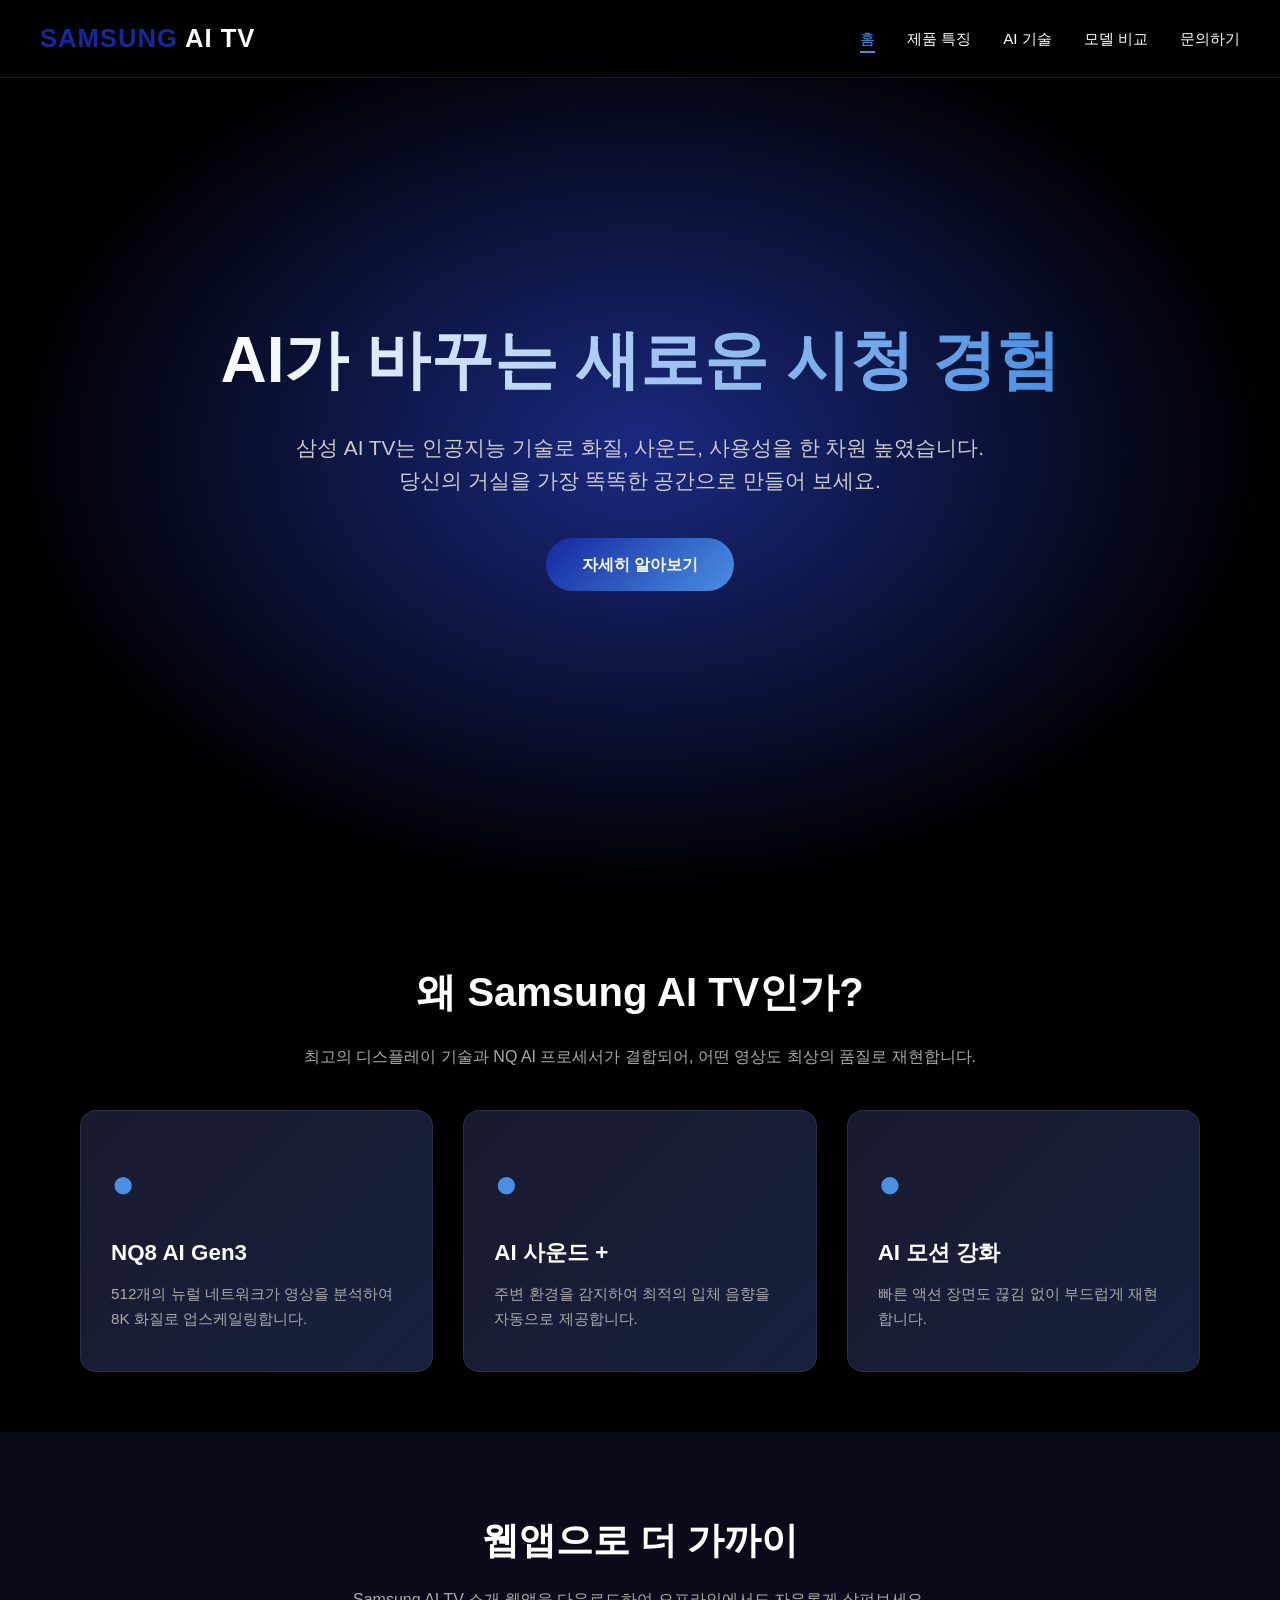
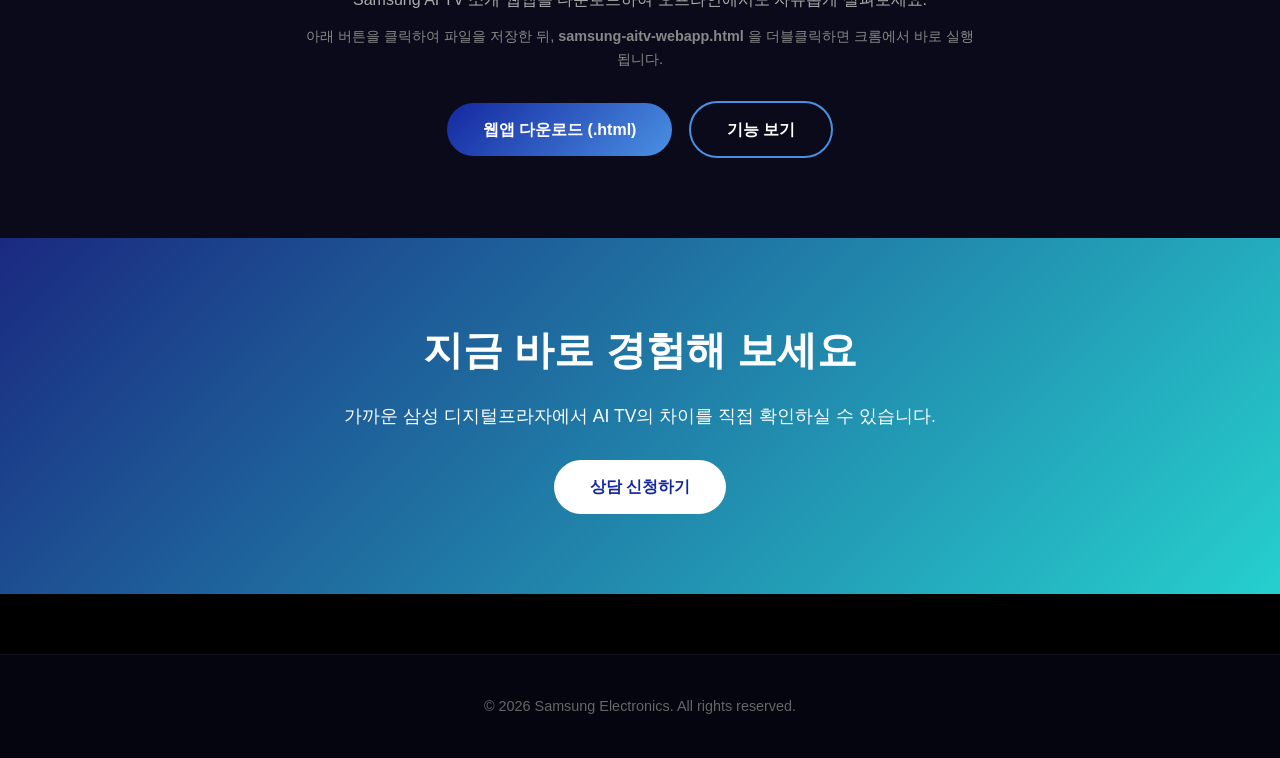
<file: Test1/index.html>
<!DOCTYPE html>
<html lang="ko">
<head>
  <meta charset="UTF-8">
  <meta name="viewport" content="width=device-width, initial-scale=1.0">
  <title>Samsung AI TV - 홈</title>
  <link rel="stylesheet" href="style.css">
</head>
<body>
  <nav class="navbar">
    <div class="logo">SAMSUNG<span> AI TV</span></div>
    <ul class="nav-links">
      <li><a href="index.html" class="active">홈</a></li>
      <li><a href="features.html">제품 특징</a></li>
      <li><a href="ai-tech.html">AI 기술</a></li>
      <li><a href="models.html">모델 비교</a></li>
      <li><a href="contact.html">문의하기</a></li>
    </ul>
  </nav>

  <section class="hero">
    <div class="hero-content">
      <h1>AI가 바꾸는 새로운 시청 경험</h1>
      <p>삼성 AI TV는 인공지능 기술로 화질, 사운드, 사용성을 한 차원 높였습니다.<br>당신의 거실을 가장 똑똑한 공간으로 만들어 보세요.</p>
      <a href="features.html" class="btn">자세히 알아보기</a>
    </div>
  </section>

  <section class="container">
    <h2 style="text-align:center; font-size:2.5rem; margin-bottom:20px;">왜 Samsung AI TV인가?</h2>
    <p style="text-align:center; color:#aaa; max-width:700px; margin:0 auto;">최고의 디스플레이 기술과 NQ AI 프로세서가 결합되어, 어떤 영상도 최상의 품질로 재현합니다.</p>
    <div class="features-grid">
      <div class="feature-card">
        <div class="feature-icon">●</div>
        <h3>NQ8 AI Gen3</h3>
        <p>512개의 뉴럴 네트워크가 영상을 분석하여 8K 화질로 업스케일링합니다.</p>
      </div>
      <div class="feature-card">
        <div class="feature-icon">●</div>
        <h3>AI 사운드 +</h3>
        <p>주변 환경을 감지하여 최적의 입체 음향을 자동으로 제공합니다.</p>
      </div>
      <div class="feature-card">
        <div class="feature-icon">●</div>
        <h3>AI 모션 강화</h3>
        <p>빠른 액션 장면도 끊김 없이 부드럽게 재현합니다.</p>
      </div>
    </div>
  </section>

  <section style="padding:80px 40px; text-align:center; background:#0a0a1a;">
    <h2 style="font-size:2.3rem; margin-bottom:16px;">웹앱으로 더 가까이</h2>
    <p style="color:#aaa; max-width:600px; margin:0 auto 12px;">Samsung AI TV 소개 웹앱을 다운로드하여 오프라인에서도 자유롭게 살펴보세요.</p>
    <p style="color:#888; max-width:680px; margin:0 auto 30px; font-size:0.9rem;">아래 버튼을 클릭하여 파일을 저장한 뒤, <b>samsung-aitv-webapp.html</b> 을 더블클릭하면 크롬에서 바로 실행됩니다.</p>
    <a href="samsung-aitv-webapp.html" download class="btn" style="margin-right:12px;">웹앱 다운로드 (.html)</a>
    <a href="features.html" class="btn" style="background:transparent; border:2px solid #4a90e2;">기능 보기</a>
  </section>

  <section class="cta-section">
    <h2>지금 바로 경험해 보세요</h2>
    <p>가까운 삼성 디지털프라자에서 AI TV의 차이를 직접 확인하실 수 있습니다.</p>
    <a href="contact.html" class="btn">상담 신청하기</a>
  </section>

  <footer class="footer">
    <p>© 2026 Samsung Electronics. All rights reserved.</p>
  </footer>
</body>
</html>
</file>
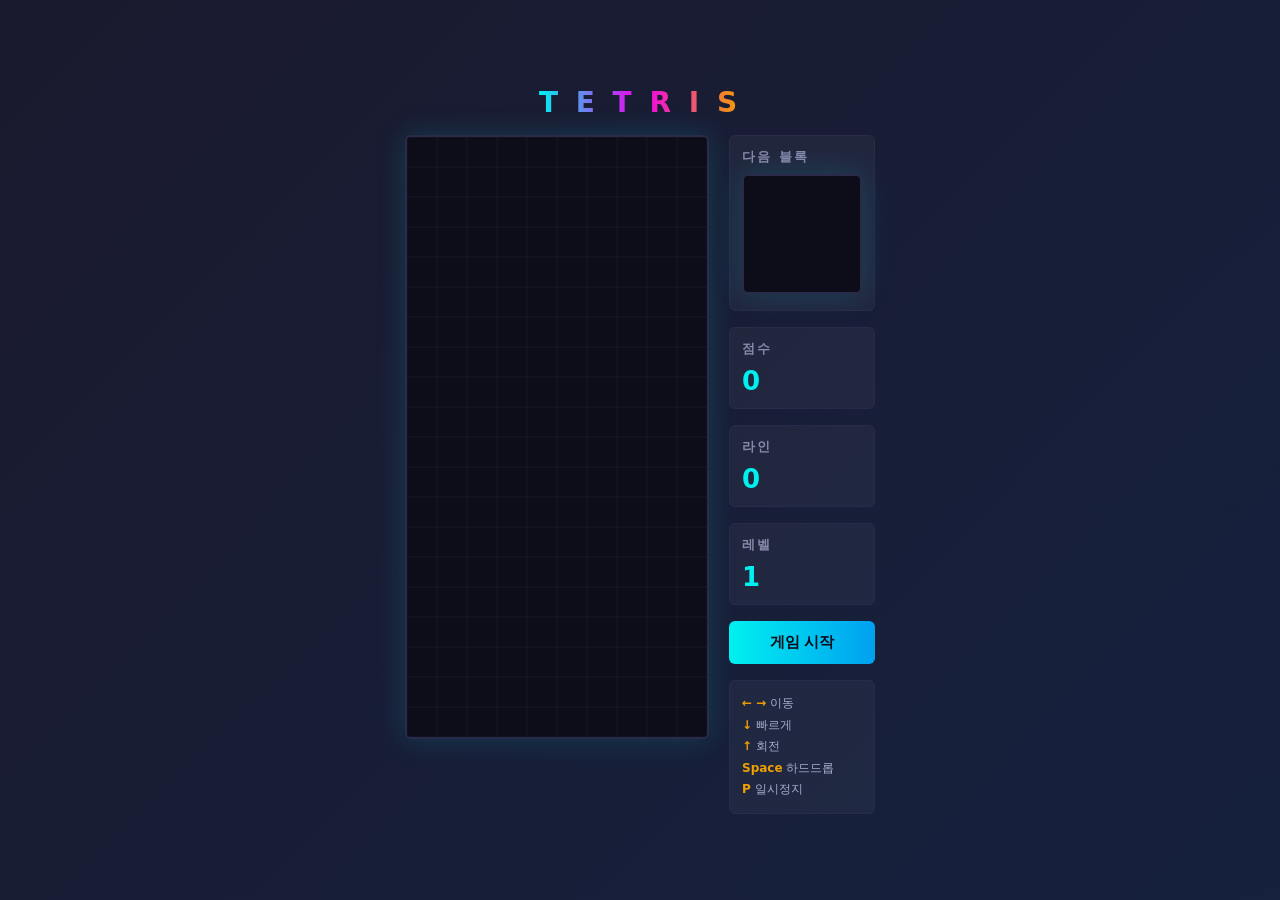
<file: test11/index.html>
<!DOCTYPE html>
<html lang="ko">
<head>
<meta charset="UTF-8">
<meta name="viewport" content="width=device-width, initial-scale=1.0">
<title>테트리스</title>
<style>
  * { box-sizing: border-box; margin: 0; padding: 0; }
  body {
    font-family: "Segoe UI", system-ui, sans-serif;
    background: linear-gradient(135deg, #1a1a2e 0%, #16213e 100%);
    color: #eee;
    min-height: 100vh;
    display: flex;
    flex-direction: column;
    align-items: center;
    justify-content: center;
    padding: 20px;
    user-select: none;
  }
  h1 {
    margin-bottom: 16px;
    font-size: 28px;
    letter-spacing: 4px;
    background: linear-gradient(90deg, #00f0f0, #f000f0, #f0a000);
    -webkit-background-clip: text;
    background-clip: text;
    -webkit-text-fill-color: transparent;
  }
  .game {
    display: flex;
    gap: 20px;
    align-items: flex-start;
  }
  canvas {
    background: #0d0d1a;
    border: 2px solid #2a2a4a;
    border-radius: 6px;
    box-shadow: 0 0 30px rgba(0, 240, 240, 0.15);
  }
  .panel {
    display: flex;
    flex-direction: column;
    gap: 16px;
    min-width: 140px;
  }
  .box {
    background: rgba(255, 255, 255, 0.04);
    border: 1px solid #2a2a4a;
    border-radius: 6px;
    padding: 12px;
  }
  .box h2 {
    font-size: 13px;
    text-transform: uppercase;
    letter-spacing: 2px;
    color: #8888aa;
    margin-bottom: 8px;
  }
  .box .value {
    font-size: 26px;
    font-weight: bold;
    color: #00f0f0;
  }
  .controls {
    font-size: 12px;
    line-height: 1.8;
    color: #aaaacc;
  }
  .controls b { color: #f0a000; }
  button {
    cursor: pointer;
    border: none;
    border-radius: 6px;
    padding: 12px;
    font-size: 15px;
    font-weight: bold;
    color: #0d0d1a;
    background: linear-gradient(90deg, #00f0f0, #00a0f0);
    transition: transform 0.1s, box-shadow 0.2s;
  }
  button:hover { box-shadow: 0 0 16px rgba(0, 240, 240, 0.5); }
  button:active { transform: scale(0.96); }
  .overlay {
    position: fixed;
    inset: 0;
    background: rgba(0, 0, 0, 0.75);
    display: flex;
    align-items: center;
    justify-content: center;
    flex-direction: column;
    gap: 16px;
    z-index: 10;
    opacity: 0;
    pointer-events: none;
    transition: opacity 0.3s;
  }
  .overlay.show { opacity: 1; pointer-events: auto; }
  .overlay h2 { font-size: 40px; color: #f000f0; }
  .overlay p { font-size: 18px; color: #ccc; }
</style>
</head>
<body>
  <h1>T E T R I S</h1>
  <div class="game">
    <canvas id="board" width="300" height="600"></canvas>
    <div class="panel">
      <div class="box">
        <h2>다음 블록</h2>
        <canvas id="next" width="116" height="116"></canvas>
      </div>
      <div class="box">
        <h2>점수</h2>
        <div class="value" id="score">0</div>
      </div>
      <div class="box">
        <h2>라인</h2>
        <div class="value" id="lines">0</div>
      </div>
      <div class="box">
        <h2>레벨</h2>
        <div class="value" id="level">1</div>
      </div>
      <button id="startBtn">게임 시작</button>
      <div class="box controls">
        <b>←</b> <b>→</b> 이동<br>
        <b>↓</b> 빠르게<br>
        <b>↑</b> 회전<br>
        <b>Space</b> 하드드롭<br>
        <b>P</b> 일시정지
      </div>
    </div>
  </div>

  <div class="overlay" id="overlay">
    <h2 id="overlayTitle">게임 오버</h2>
    <p id="overlaySub">다시 시작하려면 버튼을 누르세요</p>
    <button id="restartBtn">다시 시작</button>
  </div>

<script>
const COLS = 10, ROWS = 20, BLOCK = 30;
const canvas = document.getElementById('board');
const ctx = canvas.getContext('2d');
const nextCanvas = document.getElementById('next');
const nctx = nextCanvas.getContext('2d');

const COLORS = {
  I: '#00f0f0', O: '#f0f000', T: '#a000f0',
  S: '#00f000', Z: '#f00000', J: '#0000f0', L: '#f0a000'
};
const SHAPES = {
  I: [[1,1,1,1]],
  O: [[1,1],[1,1]],
  T: [[0,1,0],[1,1,1]],
  S: [[0,1,1],[1,1,0]],
  Z: [[1,1,0],[0,1,1]],
  J: [[1,0,0],[1,1,1]],
  L: [[0,0,1],[1,1,1]]
};
const TYPES = Object.keys(SHAPES);

let board, current, next, score, lines, level;
let dropInterval, dropCounter, lastTime, running, paused, gameOver;
let rafId = null;

function newBoard() {
  return Array.from({length: ROWS}, () => Array(COLS).fill(null));
}

function randomPiece() {
  const type = TYPES[Math.floor(Math.random() * TYPES.length)];
  const shape = SHAPES[type].map(r => [...r]);
  return { type, shape, x: Math.floor((COLS - shape[0].length) / 2), y: 0 };
}

function rotate(shape) {
  const rows = shape.length, cols = shape[0].length;
  const res = Array.from({length: cols}, () => Array(rows).fill(0));
  for (let y = 0; y < rows; y++)
    for (let x = 0; x < cols; x++)
      res[x][rows - 1 - y] = shape[y][x];
  return res;
}

function collide(piece, board) {
  const { shape, x: px, y: py } = piece;
  for (let y = 0; y < shape.length; y++) {
    for (let x = 0; x < shape[y].length; x++) {
      if (!shape[y][x]) continue;
      const nx = px + x, ny = py + y;
      if (nx < 0 || nx >= COLS || ny >= ROWS) return true;
      if (ny >= 0 && board[ny][nx]) return true;
    }
  }
  return false;
}

function merge(piece, board) {
  piece.shape.forEach((row, y) => {
    row.forEach((v, x) => {
      if (v && piece.y + y >= 0) board[piece.y + y][piece.x + x] = piece.type;
    });
  });
}

function clearLines() {
  let cleared = 0;
  outer: for (let y = ROWS - 1; y >= 0; y--) {
    for (let x = 0; x < COLS; x++) if (!board[y][x]) continue outer;
    board.splice(y, 1);
    board.unshift(Array(COLS).fill(null));
    cleared++;
    y++;
  }
  if (cleared > 0) {
    const points = [0, 100, 300, 500, 800];
    score += points[cleared] * level;
    lines += cleared;
    level = Math.floor(lines / 10) + 1;
    dropInterval = Math.max(80, 1000 - (level - 1) * 90);
    updateStats();
  }
}

function updateStats() {
  document.getElementById('score').textContent = score;
  document.getElementById('lines').textContent = lines;
  document.getElementById('level').textContent = level;
}

function spawn() {
  current = next;
  next = randomPiece();
  drawNext();
  if (collide(current, board)) endGame();
}

function lockPiece() {
  merge(current, board);
  clearLines();
  spawn();
}

function drop() {
  current.y++;
  if (collide(current, board)) {
    current.y--;
    lockPiece();
  }
  dropCounter = 0;
}

function hardDrop() {
  while (!collide(current, board)) current.y++;
  current.y--;
  lockPiece();
  dropCounter = 0;
}

function move(dir) {
  current.x += dir;
  if (collide(current, board)) current.x -= dir;
}

function tryRotate() {
  const rotated = rotate(current.shape);
  const prev = current.shape;
  current.shape = rotated;
  const kicks = [0, -1, 1, -2, 2];
  for (const k of kicks) {
    current.x += k;
    if (!collide(current, board)) return;
    current.x -= k;
  }
  current.shape = prev;
}

function drawCell(c, x, y, type) {
  const color = COLORS[type];
  c.fillStyle = color;
  c.fillRect(x * BLOCK, y * BLOCK, BLOCK, BLOCK);
  c.fillStyle = 'rgba(255,255,255,0.25)';
  c.fillRect(x * BLOCK, y * BLOCK, BLOCK, 4);
  c.fillRect(x * BLOCK, y * BLOCK, 4, BLOCK);
  c.strokeStyle = 'rgba(0,0,0,0.4)';
  c.lineWidth = 1;
  c.strokeRect(x * BLOCK + 0.5, y * BLOCK + 0.5, BLOCK - 1, BLOCK - 1);
}

function draw() {
  ctx.fillStyle = '#0d0d1a';
  ctx.fillRect(0, 0, canvas.width, canvas.height);
  // grid
  ctx.strokeStyle = 'rgba(255,255,255,0.04)';
  for (let x = 0; x <= COLS; x++) {
    ctx.beginPath(); ctx.moveTo(x * BLOCK, 0); ctx.lineTo(x * BLOCK, canvas.height); ctx.stroke();
  }
  for (let y = 0; y <= ROWS; y++) {
    ctx.beginPath(); ctx.moveTo(0, y * BLOCK); ctx.lineTo(canvas.width, y * BLOCK); ctx.stroke();
  }
  // settled
  for (let y = 0; y < ROWS; y++)
    for (let x = 0; x < COLS; x++)
      if (board[y][x]) drawCell(ctx, x, y, board[y][x]);
  // ghost
  if (current) {
    const ghost = { ...current, shape: current.shape };
    let gy = current.y;
    const temp = { type: current.type, shape: current.shape, x: current.x, y: gy };
    while (!collide(temp, board)) temp.y++;
    temp.y--;
    ctx.globalAlpha = 0.2;
    temp.shape.forEach((row, y) => row.forEach((v, x) => {
      if (v && temp.y + y >= 0) drawCell(ctx, temp.x + x, temp.y + y, temp.type);
    }));
    ctx.globalAlpha = 1;
    // current
    current.shape.forEach((row, y) => row.forEach((v, x) => {
      if (v && current.y + y >= 0) drawCell(ctx, current.x + x, current.y + y, current.type);
    }));
  }
}

function drawNext() {
  nctx.fillStyle = '#0d0d1a';
  nctx.fillRect(0, 0, nextCanvas.width, nextCanvas.height);
  if (!next) return;
  const s = next.shape;
  const size = 26;
  const offX = (nextCanvas.width - s[0].length * size) / 2;
  const offY = (nextCanvas.height - s.length * size) / 2;
  s.forEach((row, y) => row.forEach((v, x) => {
    if (!v) return;
    nctx.fillStyle = COLORS[next.type];
    nctx.fillRect(offX + x * size, offY + y * size, size, size);
    nctx.strokeStyle = 'rgba(0,0,0,0.4)';
    nctx.strokeRect(offX + x * size + 0.5, offY + y * size + 0.5, size - 1, size - 1);
  }));
}

function update(time = 0) {
  if (!running || paused || gameOver) return;
  const delta = time - lastTime;
  lastTime = time;
  dropCounter += delta;
  if (dropCounter > dropInterval) drop();
  draw();
  rafId = requestAnimationFrame(update);
}

function startGame() {
  board = newBoard();
  score = 0; lines = 0; level = 1;
  dropInterval = 1000; dropCounter = 0; lastTime = performance.now();
  running = true; paused = false; gameOver = false;
  next = randomPiece();
  spawn();
  updateStats();
  document.getElementById('overlay').classList.remove('show');
  document.getElementById('startBtn').textContent = '재시작';
  if (rafId) cancelAnimationFrame(rafId);
  rafId = requestAnimationFrame(update);
}

function endGame() {
  gameOver = true;
  running = false;
  document.getElementById('overlayTitle').textContent = '게임 오버';
  document.getElementById('overlaySub').textContent = `최종 점수: ${score}`;
  document.getElementById('overlay').classList.add('show');
}

function togglePause() {
  if (!running || gameOver) return;
  paused = !paused;
  if (!paused) {
    lastTime = performance.now();
    rafId = requestAnimationFrame(update);
  }
}

document.addEventListener('keydown', e => {
  if (!running || gameOver) return;
  if (paused && e.key.toLowerCase() !== 'p') return;
  switch (e.key) {
    case 'ArrowLeft': move(-1); draw(); break;
    case 'ArrowRight': move(1); draw(); break;
    case 'ArrowDown': drop(); draw(); break;
    case 'ArrowUp': tryRotate(); draw(); break;
    case ' ': e.preventDefault(); hardDrop(); draw(); break;
    case 'p': case 'P': togglePause(); break;
  }
  if ([' ', 'ArrowLeft', 'ArrowRight', 'ArrowDown', 'ArrowUp'].includes(e.key)) e.preventDefault();
});

document.getElementById('startBtn').addEventListener('click', startGame);
document.getElementById('restartBtn').addEventListener('click', startGame);

// initial empty render
board = newBoard();
draw();
</script>
</body>
</html>
</file>
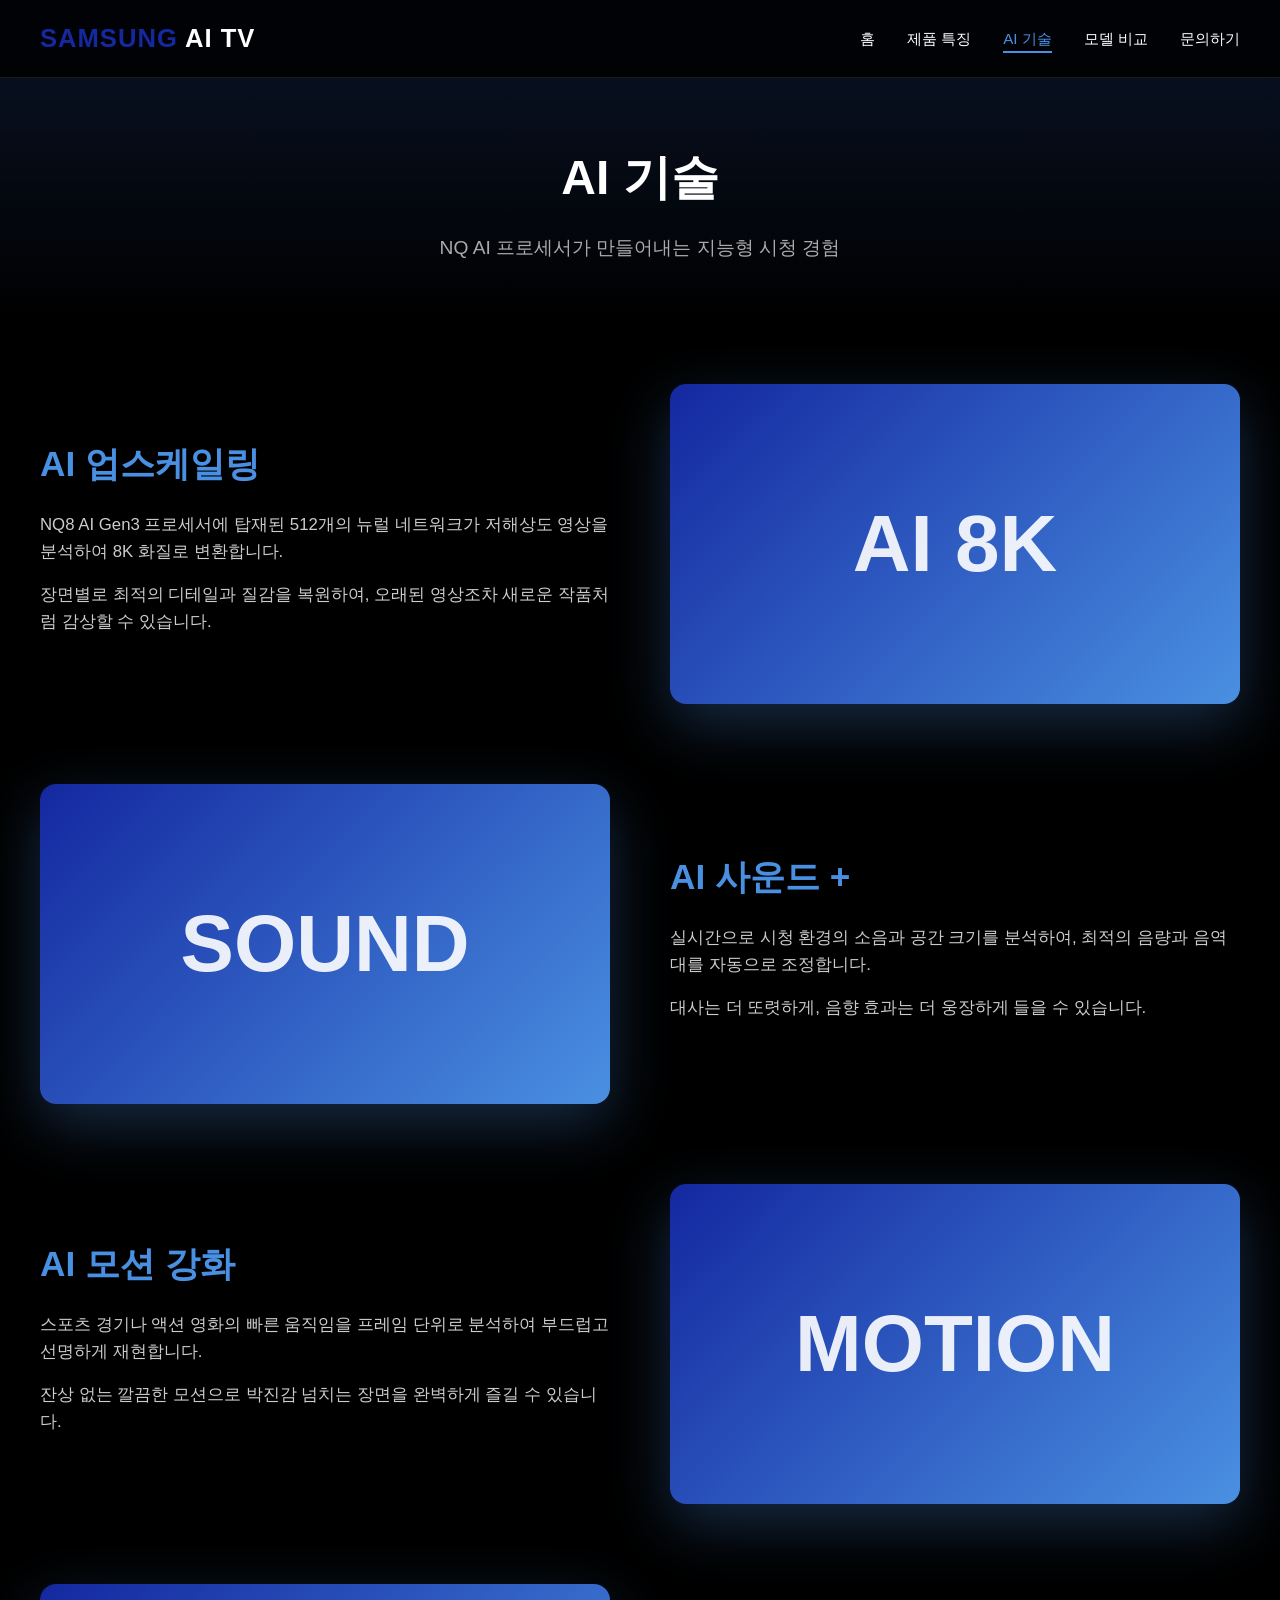
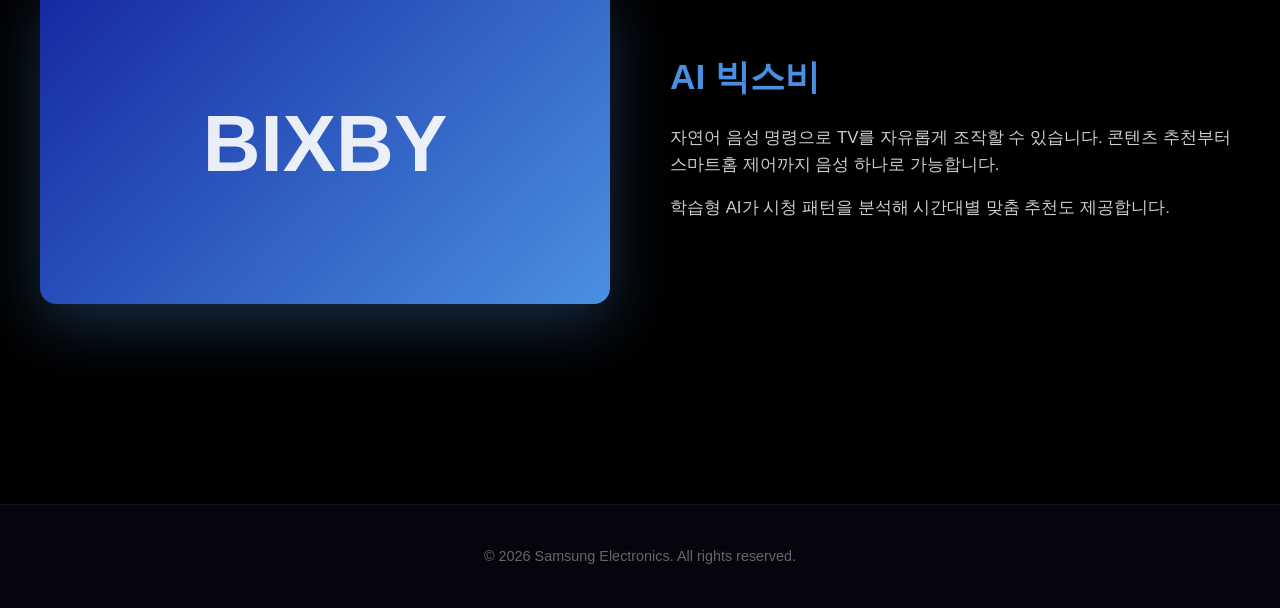
<file: Test1/ai-tech.html>
<!DOCTYPE html>
<html lang="ko">
<head>
  <meta charset="UTF-8">
  <meta name="viewport" content="width=device-width, initial-scale=1.0">
  <title>Samsung AI TV - AI 기술</title>
  <link rel="stylesheet" href="style.css">
</head>
<body>
  <nav class="navbar">
    <div class="logo">SAMSUNG<span> AI TV</span></div>
    <ul class="nav-links">
      <li><a href="index.html">홈</a></li>
      <li><a href="features.html">제품 특징</a></li>
      <li><a href="ai-tech.html" class="active">AI 기술</a></li>
      <li><a href="models.html">모델 비교</a></li>
      <li><a href="contact.html">문의하기</a></li>
    </ul>
  </nav>

  <header class="page-header">
    <h1>AI 기술</h1>
    <p>NQ AI 프로세서가 만들어내는 지능형 시청 경험</p>
  </header>

  <section class="tech-section">
    <div class="tech-item">
      <div class="tech-text">
        <h2>AI 업스케일링</h2>
        <p>NQ8 AI Gen3 프로세서에 탑재된 512개의 뉴럴 네트워크가 저해상도 영상을 분석하여 8K 화질로 변환합니다.</p>
        <p>장면별로 최적의 디테일과 질감을 복원하여, 오래된 영상조차 새로운 작품처럼 감상할 수 있습니다.</p>
      </div>
      <div class="tech-visual">AI 8K</div>
    </div>

    <div class="tech-item reverse">
      <div class="tech-text">
        <h2>AI 사운드 +</h2>
        <p>실시간으로 시청 환경의 소음과 공간 크기를 분석하여, 최적의 음량과 음역대를 자동으로 조정합니다.</p>
        <p>대사는 더 또렷하게, 음향 효과는 더 웅장하게 들을 수 있습니다.</p>
      </div>
      <div class="tech-visual">SOUND</div>
    </div>

    <div class="tech-item">
      <div class="tech-text">
        <h2>AI 모션 강화</h2>
        <p>스포츠 경기나 액션 영화의 빠른 움직임을 프레임 단위로 분석하여 부드럽고 선명하게 재현합니다.</p>
        <p>잔상 없는 깔끔한 모션으로 박진감 넘치는 장면을 완벽하게 즐길 수 있습니다.</p>
      </div>
      <div class="tech-visual">MOTION</div>
    </div>

    <div class="tech-item reverse">
      <div class="tech-text">
        <h2>AI 빅스비</h2>
        <p>자연어 음성 명령으로 TV를 자유롭게 조작할 수 있습니다. 콘텐츠 추천부터 스마트홈 제어까지 음성 하나로 가능합니다.</p>
        <p>학습형 AI가 시청 패턴을 분석해 시간대별 맞춤 추천도 제공합니다.</p>
      </div>
      <div class="tech-visual">BIXBY</div>
    </div>
  </section>

  <footer class="footer">
    <p>© 2026 Samsung Electronics. All rights reserved.</p>
  </footer>
</body>
</html>
</file>
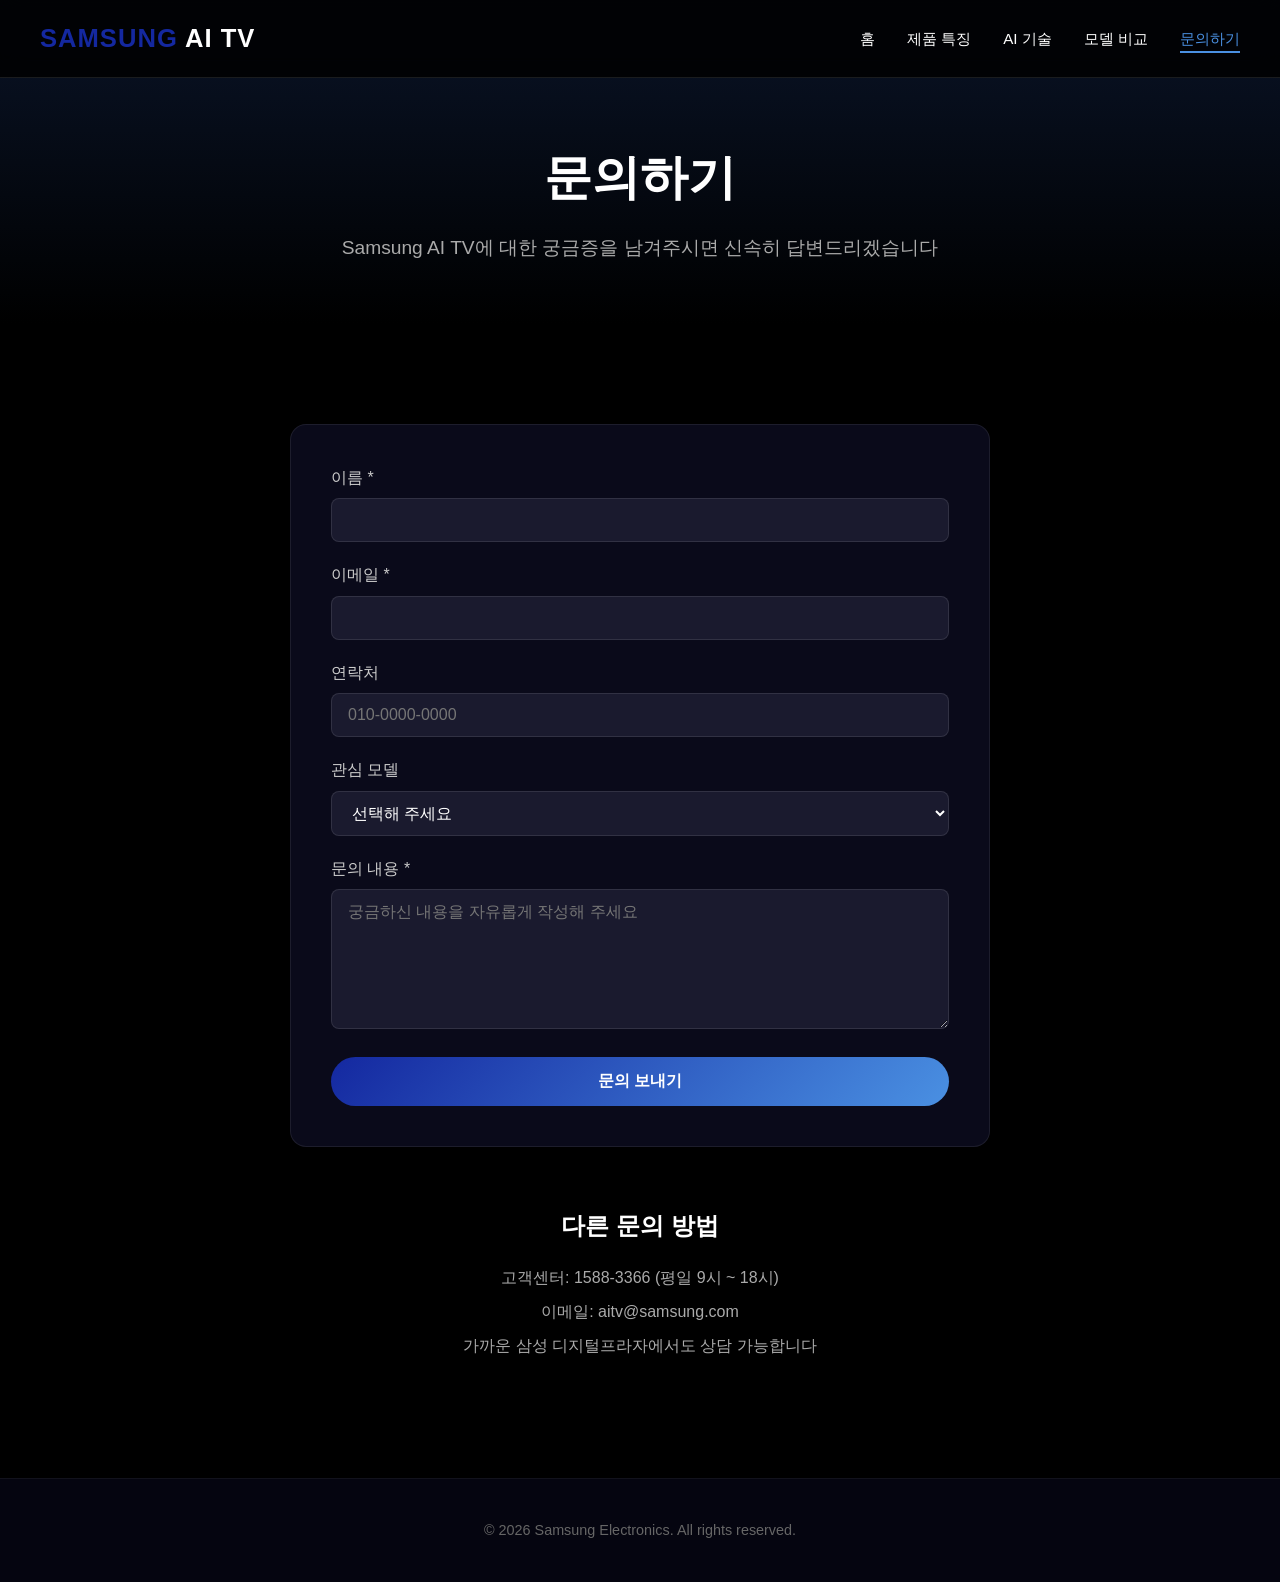
<file: Test1/contact.html>
<!DOCTYPE html>
<html lang="ko">
<head>
  <meta charset="UTF-8">
  <meta name="viewport" content="width=device-width, initial-scale=1.0">
  <title>Samsung AI TV - 문의하기</title>
  <link rel="stylesheet" href="style.css">
</head>
<body>
  <nav class="navbar">
    <div class="logo">SAMSUNG<span> AI TV</span></div>
    <ul class="nav-links">
      <li><a href="index.html">홈</a></li>
      <li><a href="features.html">제품 특징</a></li>
      <li><a href="ai-tech.html">AI 기술</a></li>
      <li><a href="models.html">모델 비교</a></li>
      <li><a href="contact.html" class="active">문의하기</a></li>
    </ul>
  </nav>

  <header class="page-header">
    <h1>문의하기</h1>
    <p>Samsung AI TV에 대한 궁금증을 남겨주시면 신속히 답변드리겠습니다</p>
  </header>

  <section class="container">
    <form class="contact-form" onsubmit="event.preventDefault(); alert('문의가 접수되었습니다. 빠른 시일 내에 연락드리겠습니다.'); this.reset();">
      <div class="form-group">
        <label for="name">이름 *</label>
        <input type="text" id="name" name="name" required>
      </div>
      <div class="form-group">
        <label for="email">이메일 *</label>
        <input type="email" id="email" name="email" required>
      </div>
      <div class="form-group">
        <label for="phone">연락처</label>
        <input type="tel" id="phone" name="phone" placeholder="010-0000-0000">
      </div>
      <div class="form-group">
        <label for="model">관심 모델</label>
        <select id="model" name="model">
          <option value="">선택해 주세요</option>
          <option value="neo-qled-8k">Neo QLED 8K (QN900D)</option>
          <option value="neo-qled-4k">Neo QLED 4K (QN95D)</option>
          <option value="oled">OLED (S95D)</option>
          <option value="undecided">아직 결정하지 않았어요</option>
        </select>
      </div>
      <div class="form-group">
        <label for="message">문의 내용 *</label>
        <textarea id="message" name="message" required placeholder="궁금하신 내용을 자유롭게 작성해 주세요"></textarea>
      </div>
      <button type="submit" class="btn" style="width:100%;">문의 보내기</button>
    </form>

    <div style="margin-top:60px; text-align:center;">
      <h3 style="font-size:1.5rem; margin-bottom:20px;">다른 문의 방법</h3>
      <p style="color:#aaa; margin-bottom:8px;">고객센터: 1588-3366 (평일 9시 ~ 18시)</p>
      <p style="color:#aaa; margin-bottom:8px;">이메일: aitv@samsung.com</p>
      <p style="color:#aaa;">가까운 삼성 디지털프라자에서도 상담 가능합니다</p>
    </div>
  </section>

  <footer class="footer">
    <p>© 2026 Samsung Electronics. All rights reserved.</p>
  </footer>
</body>
</html>
</file>
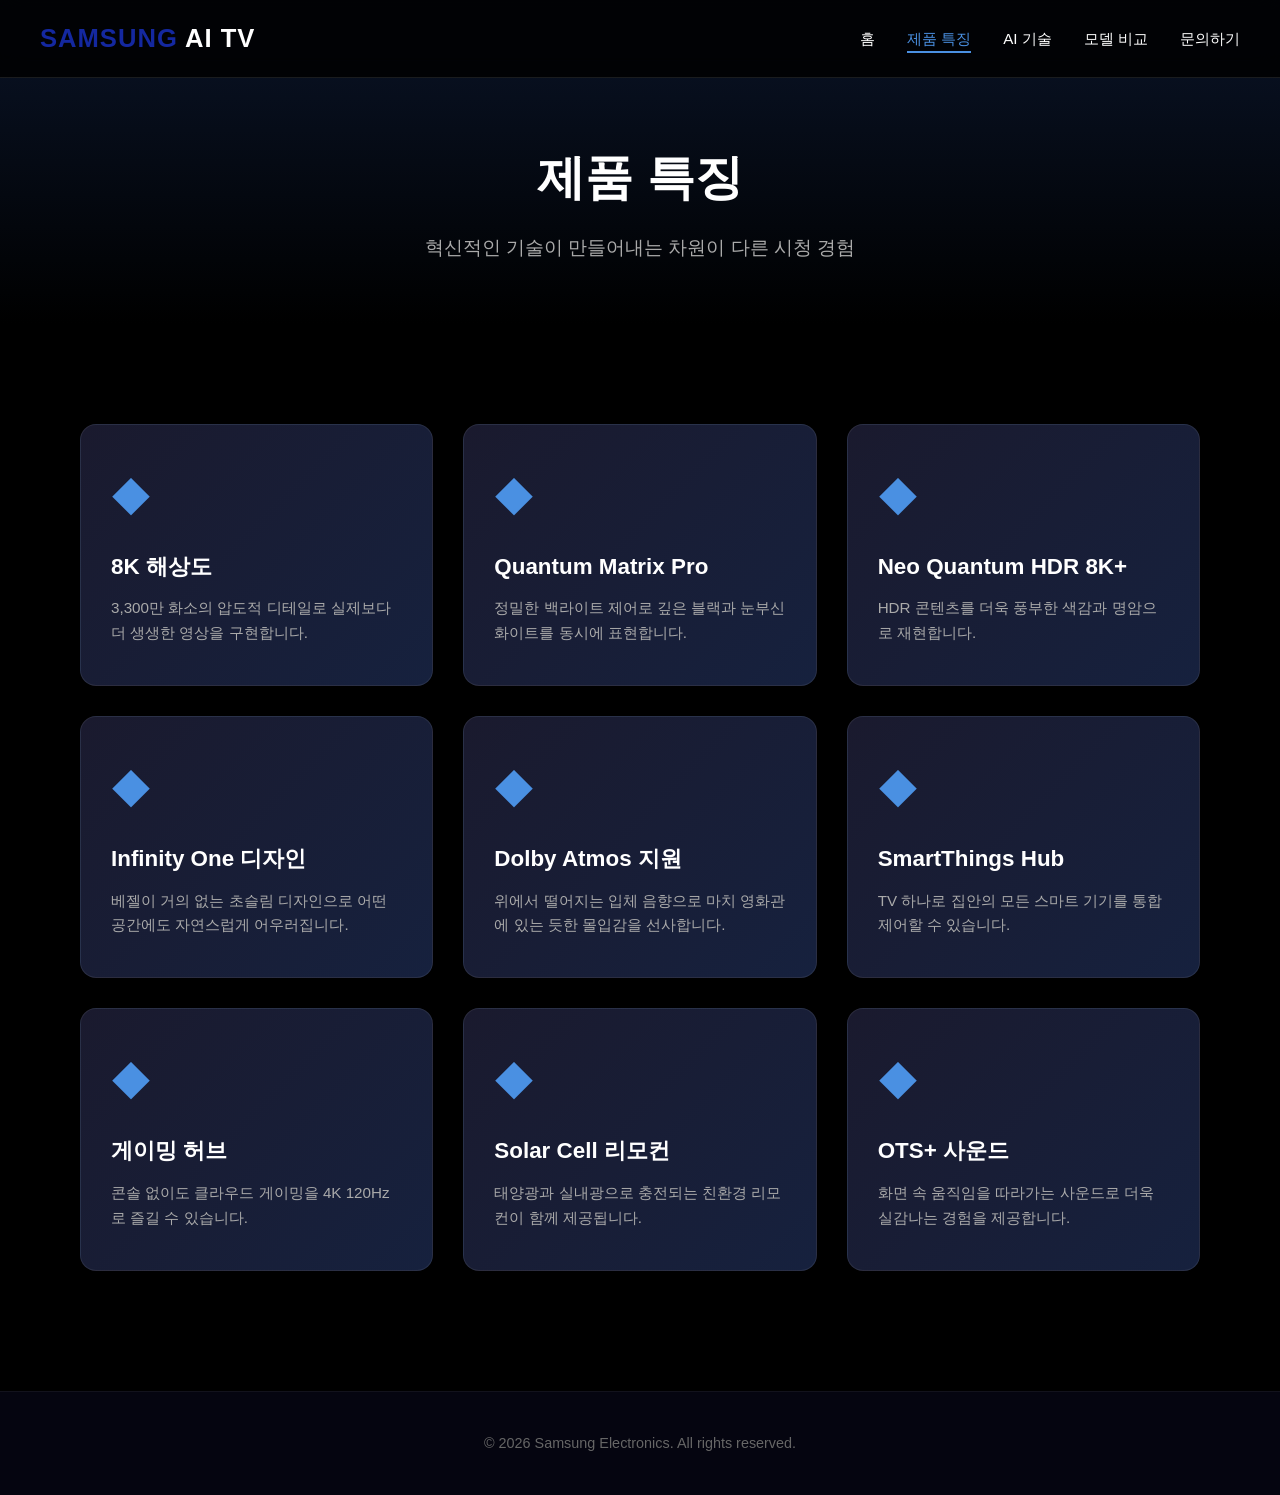
<file: Test1/features.html>
<!DOCTYPE html>
<html lang="ko">
<head>
  <meta charset="UTF-8">
  <meta name="viewport" content="width=device-width, initial-scale=1.0">
  <title>Samsung AI TV - 제품 특징</title>
  <link rel="stylesheet" href="style.css">
</head>
<body>
  <nav class="navbar">
    <div class="logo">SAMSUNG<span> AI TV</span></div>
    <ul class="nav-links">
      <li><a href="index.html">홈</a></li>
      <li><a href="features.html" class="active">제품 특징</a></li>
      <li><a href="ai-tech.html">AI 기술</a></li>
      <li><a href="models.html">모델 비교</a></li>
      <li><a href="contact.html">문의하기</a></li>
    </ul>
  </nav>

  <header class="page-header">
    <h1>제품 특징</h1>
    <p>혁신적인 기술이 만들어내는 차원이 다른 시청 경험</p>
  </header>

  <section class="container">
    <div class="features-grid">
      <div class="feature-card">
        <div class="feature-icon">◆</div>
        <h3>8K 해상도</h3>
        <p>3,300만 화소의 압도적 디테일로 실제보다 더 생생한 영상을 구현합니다.</p>
      </div>
      <div class="feature-card">
        <div class="feature-icon">◆</div>
        <h3>Quantum Matrix Pro</h3>
        <p>정밀한 백라이트 제어로 깊은 블랙과 눈부신 화이트를 동시에 표현합니다.</p>
      </div>
      <div class="feature-card">
        <div class="feature-icon">◆</div>
        <h3>Neo Quantum HDR 8K+</h3>
        <p>HDR 콘텐츠를 더욱 풍부한 색감과 명암으로 재현합니다.</p>
      </div>
      <div class="feature-card">
        <div class="feature-icon">◆</div>
        <h3>Infinity One 디자인</h3>
        <p>베젤이 거의 없는 초슬림 디자인으로 어떤 공간에도 자연스럽게 어우러집니다.</p>
      </div>
      <div class="feature-card">
        <div class="feature-icon">◆</div>
        <h3>Dolby Atmos 지원</h3>
        <p>위에서 떨어지는 입체 음향으로 마치 영화관에 있는 듯한 몰입감을 선사합니다.</p>
      </div>
      <div class="feature-card">
        <div class="feature-icon">◆</div>
        <h3>SmartThings Hub</h3>
        <p>TV 하나로 집안의 모든 스마트 기기를 통합 제어할 수 있습니다.</p>
      </div>
      <div class="feature-card">
        <div class="feature-icon">◆</div>
        <h3>게이밍 허브</h3>
        <p>콘솔 없이도 클라우드 게이밍을 4K 120Hz로 즐길 수 있습니다.</p>
      </div>
      <div class="feature-card">
        <div class="feature-icon">◆</div>
        <h3>Solar Cell 리모컨</h3>
        <p>태양광과 실내광으로 충전되는 친환경 리모컨이 함께 제공됩니다.</p>
      </div>
      <div class="feature-card">
        <div class="feature-icon">◆</div>
        <h3>OTS+ 사운드</h3>
        <p>화면 속 움직임을 따라가는 사운드로 더욱 실감나는 경험을 제공합니다.</p>
      </div>
    </div>
  </section>

  <footer class="footer">
    <p>© 2026 Samsung Electronics. All rights reserved.</p>
  </footer>
</body>
</html>
</file>
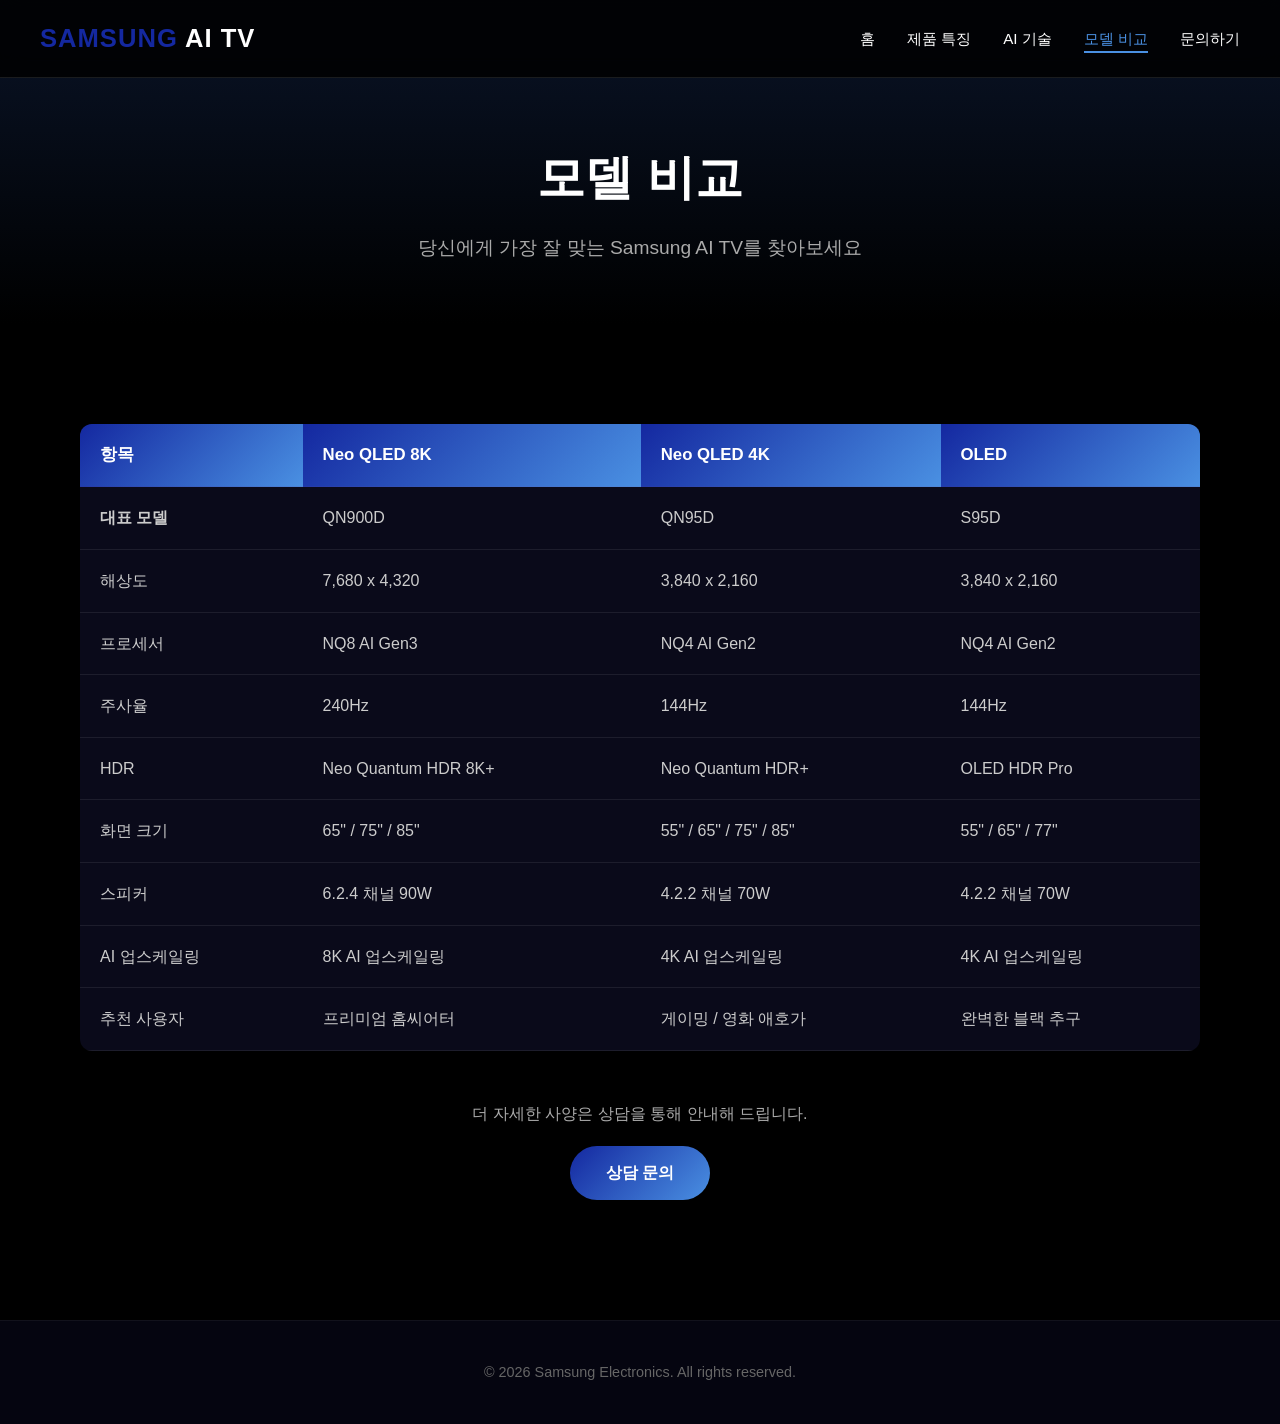
<file: Test1/models.html>
<!DOCTYPE html>
<html lang="ko">
<head>
  <meta charset="UTF-8">
  <meta name="viewport" content="width=device-width, initial-scale=1.0">
  <title>Samsung AI TV - 모델 비교</title>
  <link rel="stylesheet" href="style.css">
</head>
<body>
  <nav class="navbar">
    <div class="logo">SAMSUNG<span> AI TV</span></div>
    <ul class="nav-links">
      <li><a href="index.html">홈</a></li>
      <li><a href="features.html">제품 특징</a></li>
      <li><a href="ai-tech.html">AI 기술</a></li>
      <li><a href="models.html" class="active">모델 비교</a></li>
      <li><a href="contact.html">문의하기</a></li>
    </ul>
  </nav>

  <header class="page-header">
    <h1>모델 비교</h1>
    <p>당신에게 가장 잘 맞는 Samsung AI TV를 찾아보세요</p>
  </header>

  <section class="container">
    <table class="compare-table">
      <thead>
        <tr>
          <th>항목</th>
          <th>Neo QLED 8K</th>
          <th>Neo QLED 4K</th>
          <th>OLED</th>
        </tr>
      </thead>
      <tbody>
        <tr>
          <td class="model-name">대표 모델</td>
          <td>QN900D</td>
          <td>QN95D</td>
          <td>S95D</td>
        </tr>
        <tr>
          <td>해상도</td>
          <td>7,680 x 4,320</td>
          <td>3,840 x 2,160</td>
          <td>3,840 x 2,160</td>
        </tr>
        <tr>
          <td>프로세서</td>
          <td>NQ8 AI Gen3</td>
          <td>NQ4 AI Gen2</td>
          <td>NQ4 AI Gen2</td>
        </tr>
        <tr>
          <td>주사율</td>
          <td>240Hz</td>
          <td>144Hz</td>
          <td>144Hz</td>
        </tr>
        <tr>
          <td>HDR</td>
          <td>Neo Quantum HDR 8K+</td>
          <td>Neo Quantum HDR+</td>
          <td>OLED HDR Pro</td>
        </tr>
        <tr>
          <td>화면 크기</td>
          <td>65" / 75" / 85"</td>
          <td>55" / 65" / 75" / 85"</td>
          <td>55" / 65" / 77"</td>
        </tr>
        <tr>
          <td>스피커</td>
          <td>6.2.4 채널 90W</td>
          <td>4.2.2 채널 70W</td>
          <td>4.2.2 채널 70W</td>
        </tr>
        <tr>
          <td>AI 업스케일링</td>
          <td>8K AI 업스케일링</td>
          <td>4K AI 업스케일링</td>
          <td>4K AI 업스케일링</td>
        </tr>
        <tr>
          <td>추천 사용자</td>
          <td>프리미엄 홈씨어터</td>
          <td>게이밍 / 영화 애호가</td>
          <td>완벽한 블랙 추구</td>
        </tr>
      </tbody>
    </table>

    <div style="text-align:center; margin-top:50px;">
      <p style="color:#aaa; margin-bottom:20px;">더 자세한 사양은 상담을 통해 안내해 드립니다.</p>
      <a href="contact.html" class="btn">상담 문의</a>
    </div>
  </section>

  <footer class="footer">
    <p>© 2026 Samsung Electronics. All rights reserved.</p>
  </footer>
</body>
</html>
</file>
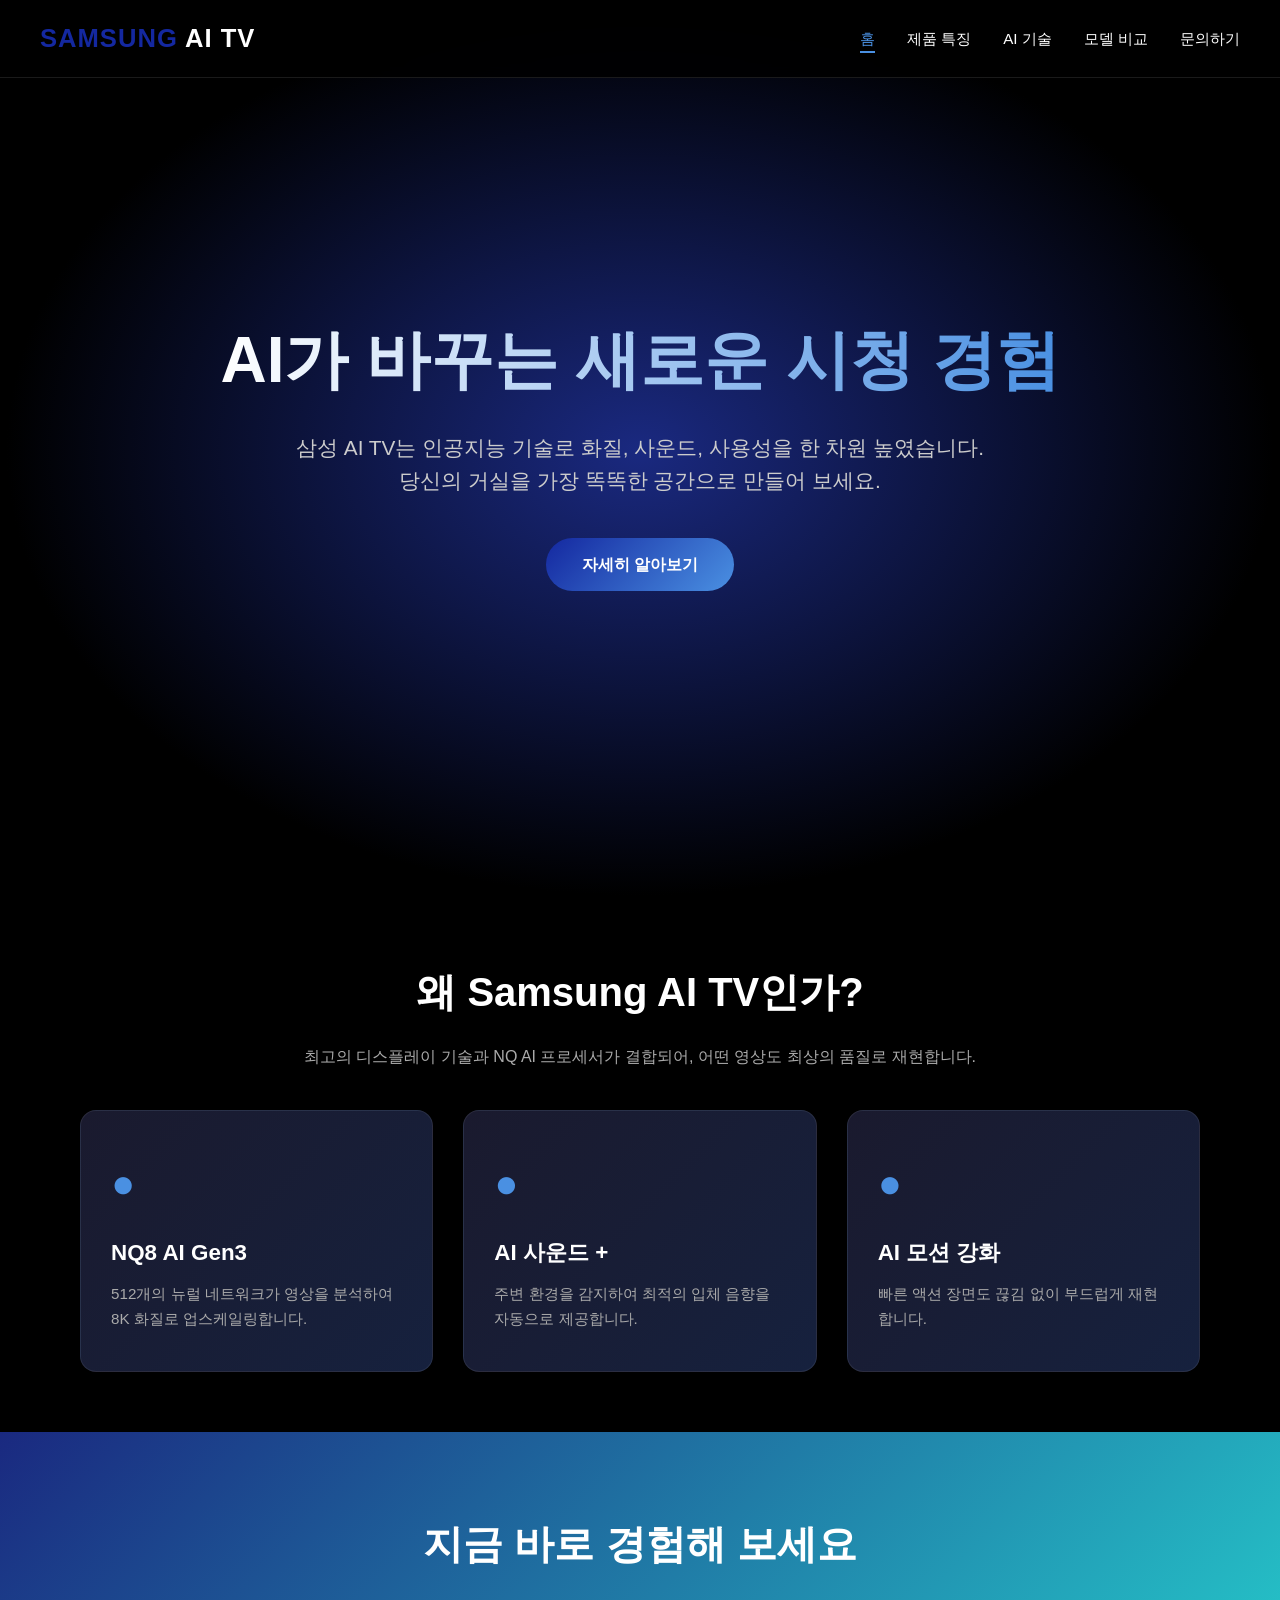
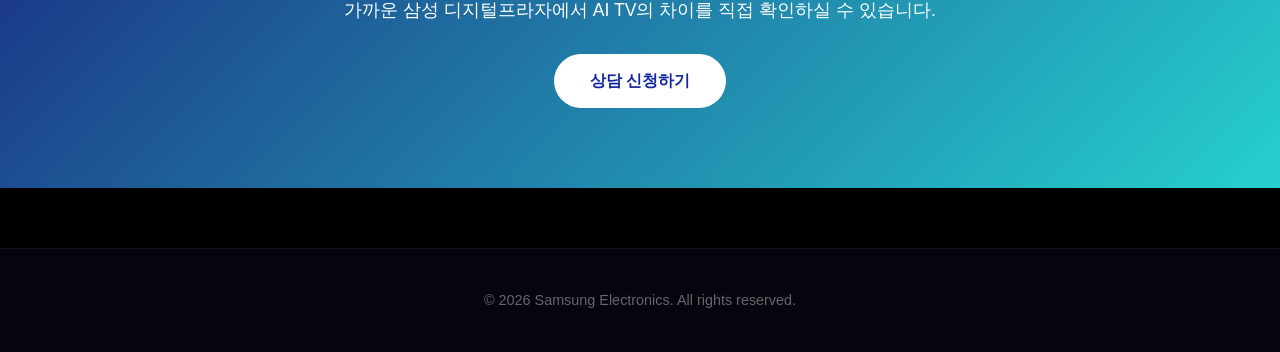
<file: Test1/samsung-aitv-webapp.html>
<!DOCTYPE html>
<html lang="ko">
<head>
  <meta charset="UTF-8">
  <meta name="viewport" content="width=device-width, initial-scale=1.0">
  <title>Samsung AI TV - 통합 소개 페이지</title>
  <style>
    * { margin: 0; padding: 0; box-sizing: border-box; }
    body { font-family: 'Segoe UI', 'Malgun Gothic', sans-serif; line-height: 1.6; color: #fff; background: #000; }

    .navbar {
      position: fixed; top: 0; left: 0; width: 100%;
      background: rgba(0, 0, 0, 0.85); backdrop-filter: blur(10px);
      z-index: 1000; padding: 18px 40px;
      display: flex; justify-content: space-between; align-items: center;
      border-bottom: 1px solid rgba(255, 255, 255, 0.1);
    }
    .logo { font-size: 1.6rem; font-weight: 700; color: #1428a0; letter-spacing: 1px; }
    .logo span { color: #fff; }
    .nav-links { display: flex; gap: 32px; list-style: none; }
    .nav-links a {
      color: #fff; text-decoration: none; font-size: 0.95rem; font-weight: 500;
      cursor: pointer; transition: color 0.3s; position: relative;
    }
    .nav-links a:hover, .nav-links a.active { color: #4a90e2; }
    .nav-links a.active::after {
      content: ''; position: absolute; bottom: -6px; left: 0;
      width: 100%; height: 2px; background: #4a90e2;
    }

    .page { display: none; }
    .page.active { display: block; }

    .hero {
      height: 100vh; display: flex; align-items: center; justify-content: center;
      text-align: center; background: radial-gradient(ellipse at center, #1a2980 0%, #000 70%);
      padding: 0 20px;
    }
    .hero-content h1 {
      font-size: 4rem; font-weight: 800; margin-bottom: 20px;
      background: linear-gradient(90deg, #fff, #4a90e2);
      -webkit-background-clip: text; -webkit-text-fill-color: transparent; background-clip: text;
    }
    .hero-content p { font-size: 1.3rem; color: #ccc; margin-bottom: 40px; max-width: 700px; margin-left: auto; margin-right: auto; }

    .btn {
      display: inline-block; padding: 14px 36px;
      background: linear-gradient(135deg, #1428a0, #4a90e2);
      color: #fff; text-decoration: none; border-radius: 30px;
      font-weight: 600; transition: transform 0.3s, box-shadow 0.3s;
      border: none; cursor: pointer; font-size: 1rem;
    }
    .btn:hover { transform: translateY(-3px); box-shadow: 0 10px 30px rgba(74, 144, 226, 0.4); }

    .page-header {
      padding: 140px 40px 60px; text-align: center;
      background: linear-gradient(180deg, #0a1428 0%, #000 100%);
    }
    .page-header h1 { font-size: 3rem; margin-bottom: 16px; }
    .page-header p { font-size: 1.2rem; color: #aaa; }

    .container { max-width: 1200px; margin: 0 auto; padding: 60px 40px; }

    .features-grid {
      display: grid; grid-template-columns: repeat(auto-fit, minmax(280px, 1fr));
      gap: 30px; margin-top: 40px;
    }
    .feature-card {
      background: linear-gradient(135deg, #1a1a2e 0%, #16213e 100%);
      padding: 40px 30px; border-radius: 16px;
      border: 1px solid rgba(255, 255, 255, 0.08);
      transition: transform 0.3s, border-color 0.3s;
    }
    .feature-card:hover { transform: translateY(-8px); border-color: #4a90e2; }
    .feature-icon { font-size: 2.5rem; margin-bottom: 20px; color: #4a90e2; }
    .feature-card h3 { font-size: 1.4rem; margin-bottom: 12px; }
    .feature-card p { color: #aaa; font-size: 0.95rem; }

    .tech-section { padding: 60px 40px; }
    .tech-item {
      display: grid; grid-template-columns: 1fr 1fr; gap: 60px;
      align-items: center; margin-bottom: 80px;
      max-width: 1200px; margin-left: auto; margin-right: auto;
    }
    .tech-item.reverse { direction: rtl; }
    .tech-item.reverse > * { direction: ltr; }
    .tech-text h2 { font-size: 2.2rem; margin-bottom: 20px; color: #4a90e2; }
    .tech-text p { font-size: 1.05rem; color: #ccc; margin-bottom: 16px; }
    .tech-visual {
      height: 320px; border-radius: 16px;
      background: linear-gradient(135deg, #1428a0, #4a90e2);
      display: flex; align-items: center; justify-content: center;
      font-size: 5rem; font-weight: 800; color: rgba(255, 255, 255, 0.9);
      box-shadow: 0 20px 60px rgba(74, 144, 226, 0.3);
    }

    .compare-table {
      width: 100%; margin-top: 40px; border-collapse: collapse;
      background: #0a0a1a; border-radius: 12px; overflow: hidden;
    }
    .compare-table th, .compare-table td {
      padding: 18px 20px; text-align: left;
      border-bottom: 1px solid rgba(255, 255, 255, 0.08);
    }
    .compare-table th { background: linear-gradient(135deg, #1428a0, #4a90e2); font-weight: 600; font-size: 1.05rem; }
    .compare-table td { color: #ccc; }
    .compare-table tr:hover td { background: rgba(74, 144, 226, 0.05); }
    .model-name { color: #4a90e2; font-weight: 600; }

    .contact-form {
      max-width: 700px; margin: 40px auto 0;
      background: #0a0a1a; padding: 40px; border-radius: 16px;
      border: 1px solid rgba(255, 255, 255, 0.08);
    }
    .form-group { margin-bottom: 20px; }
    .form-group label { display: block; margin-bottom: 8px; font-weight: 500; color: #ccc; }
    .form-group input, .form-group select, .form-group textarea {
      width: 100%; padding: 12px 16px;
      background: #1a1a2e; border: 1px solid rgba(255, 255, 255, 0.1);
      border-radius: 8px; color: #fff; font-size: 1rem; font-family: inherit;
    }
    .form-group input:focus, .form-group select:focus, .form-group textarea:focus {
      outline: none; border-color: #4a90e2;
    }
    .form-group textarea { min-height: 140px; resize: vertical; }

    .footer {
      background: #050510; padding: 40px; text-align: center;
      color: #666; border-top: 1px solid rgba(255, 255, 255, 0.05); margin-top: 60px;
    }
    .footer p { font-size: 0.9rem; }

    .cta-section {
      padding: 80px 40px; text-align: center;
      background: linear-gradient(135deg, #1a2980 0%, #26d0ce 100%);
    }
    .cta-section h2 { font-size: 2.5rem; margin-bottom: 20px; }
    .cta-section p { font-size: 1.1rem; margin-bottom: 30px; max-width: 600px; margin-left: auto; margin-right: auto; }
    .cta-section .btn { background: #fff; color: #1428a0; }

    @media (max-width: 768px) {
      .navbar { padding: 14px 20px; }
      .nav-links { gap: 16px; font-size: 0.85rem; }
      .hero-content h1 { font-size: 2.5rem; }
      .tech-item { grid-template-columns: 1fr; gap: 30px; }
      .page-header h1 { font-size: 2.2rem; }
    }
  </style>
</head>
<body>
  <nav class="navbar">
    <div class="logo">SAMSUNG<span> AI TV</span></div>
    <ul class="nav-links">
      <li><a data-page="home" class="active">홈</a></li>
      <li><a data-page="features">제품 특징</a></li>
      <li><a data-page="ai-tech">AI 기술</a></li>
      <li><a data-page="models">모델 비교</a></li>
      <li><a data-page="contact">문의하기</a></li>
    </ul>
  </nav>

  <!-- 홈 -->
  <div class="page active" id="home">
    <section class="hero">
      <div class="hero-content">
        <h1>AI가 바꾸는 새로운 시청 경험</h1>
        <p>삼성 AI TV는 인공지능 기술로 화질, 사운드, 사용성을 한 차원 높였습니다.<br>당신의 거실을 가장 똑똑한 공간으로 만들어 보세요.</p>
        <a class="btn" data-page="features">자세히 알아보기</a>
      </div>
    </section>

    <section class="container">
      <h2 style="text-align:center; font-size:2.5rem; margin-bottom:20px;">왜 Samsung AI TV인가?</h2>
      <p style="text-align:center; color:#aaa; max-width:700px; margin:0 auto;">최고의 디스플레이 기술과 NQ AI 프로세서가 결합되어, 어떤 영상도 최상의 품질로 재현합니다.</p>
      <div class="features-grid">
        <div class="feature-card">
          <div class="feature-icon">●</div>
          <h3>NQ8 AI Gen3</h3>
          <p>512개의 뉴럴 네트워크가 영상을 분석하여 8K 화질로 업스케일링합니다.</p>
        </div>
        <div class="feature-card">
          <div class="feature-icon">●</div>
          <h3>AI 사운드 +</h3>
          <p>주변 환경을 감지하여 최적의 입체 음향을 자동으로 제공합니다.</p>
        </div>
        <div class="feature-card">
          <div class="feature-icon">●</div>
          <h3>AI 모션 강화</h3>
          <p>빠른 액션 장면도 끊김 없이 부드럽게 재현합니다.</p>
        </div>
      </div>
    </section>

    <section class="cta-section">
      <h2>지금 바로 경험해 보세요</h2>
      <p>가까운 삼성 디지털프라자에서 AI TV의 차이를 직접 확인하실 수 있습니다.</p>
      <a class="btn" data-page="contact">상담 신청하기</a>
    </section>
  </div>

  <!-- 제품 특징 -->
  <div class="page" id="features">
    <header class="page-header">
      <h1>제품 특징</h1>
      <p>혁신적인 기술이 만들어내는 차원이 다른 시청 경험</p>
    </header>
    <section class="container">
      <div class="features-grid">
        <div class="feature-card"><div class="feature-icon">◆</div><h3>8K 해상도</h3><p>3,300만 화소의 압도적 디테일로 실제보다 더 생생한 영상을 구현합니다.</p></div>
        <div class="feature-card"><div class="feature-icon">◆</div><h3>Quantum Matrix Pro</h3><p>정밀한 백라이트 제어로 깊은 블랙과 눈부신 화이트를 동시에 표현합니다.</p></div>
        <div class="feature-card"><div class="feature-icon">◆</div><h3>Neo Quantum HDR 8K+</h3><p>HDR 콘텐츠를 더욱 풍부한 색감과 명암으로 재현합니다.</p></div>
        <div class="feature-card"><div class="feature-icon">◆</div><h3>Infinity One 디자인</h3><p>베젤이 거의 없는 초슬림 디자인으로 어떤 공간에도 자연스럽게 어우러집니다.</p></div>
        <div class="feature-card"><div class="feature-icon">◆</div><h3>Dolby Atmos 지원</h3><p>위에서 떨어지는 입체 음향으로 마치 영화관에 있는 듯한 몰입감을 선사합니다.</p></div>
        <div class="feature-card"><div class="feature-icon">◆</div><h3>SmartThings Hub</h3><p>TV 하나로 집안의 모든 스마트 기기를 통합 제어할 수 있습니다.</p></div>
        <div class="feature-card"><div class="feature-icon">◆</div><h3>게이밍 허브</h3><p>콘솔 없이도 클라우드 게이밍을 4K 120Hz로 즐길 수 있습니다.</p></div>
        <div class="feature-card"><div class="feature-icon">◆</div><h3>Solar Cell 리모컨</h3><p>태양광과 실내광으로 충전되는 친환경 리모컨이 함께 제공됩니다.</p></div>
        <div class="feature-card"><div class="feature-icon">◆</div><h3>OTS+ 사운드</h3><p>화면 속 움직임을 따라가는 사운드로 더욱 실감나는 경험을 제공합니다.</p></div>
      </div>
    </section>
  </div>

  <!-- AI 기술 -->
  <div class="page" id="ai-tech">
    <header class="page-header">
      <h1>AI 기술</h1>
      <p>NQ AI 프로세서가 만들어내는 지능형 시청 경험</p>
    </header>
    <section class="tech-section">
      <div class="tech-item">
        <div class="tech-text">
          <h2>AI 업스케일링</h2>
          <p>NQ8 AI Gen3 프로세서에 탑재된 512개의 뉴럴 네트워크가 저해상도 영상을 분석하여 8K 화질로 변환합니다.</p>
          <p>장면별로 최적의 디테일과 질감을 복원하여, 오래된 영상조차 새로운 작품처럼 감상할 수 있습니다.</p>
        </div>
        <div class="tech-visual">AI 8K</div>
      </div>
      <div class="tech-item reverse">
        <div class="tech-text">
          <h2>AI 사운드 +</h2>
          <p>실시간으로 시청 환경의 소음과 공간 크기를 분석하여, 최적의 음량과 음역대를 자동으로 조정합니다.</p>
          <p>대사는 더 또렷하게, 음향 효과는 더 웅장하게 들을 수 있습니다.</p>
        </div>
        <div class="tech-visual">SOUND</div>
      </div>
      <div class="tech-item">
        <div class="tech-text">
          <h2>AI 모션 강화</h2>
          <p>스포츠 경기나 액션 영화의 빠른 움직임을 프레임 단위로 분석하여 부드럽고 선명하게 재현합니다.</p>
          <p>잔상 없는 깔끔한 모션으로 박진감 넘치는 장면을 완벽하게 즐길 수 있습니다.</p>
        </div>
        <div class="tech-visual">MOTION</div>
      </div>
      <div class="tech-item reverse">
        <div class="tech-text">
          <h2>AI 빅스비</h2>
          <p>자연어 음성 명령으로 TV를 자유롭게 조작할 수 있습니다. 콘텐츠 추천부터 스마트홈 제어까지 음성 하나로 가능합니다.</p>
          <p>학습형 AI가 시청 패턴을 분석해 시간대별 맞춤 추천도 제공합니다.</p>
        </div>
        <div class="tech-visual">BIXBY</div>
      </div>
    </section>
  </div>

  <!-- 모델 비교 -->
  <div class="page" id="models">
    <header class="page-header">
      <h1>모델 비교</h1>
      <p>당신에게 가장 잘 맞는 Samsung AI TV를 찾아보세요</p>
    </header>
    <section class="container">
      <table class="compare-table">
        <thead>
          <tr><th>항목</th><th>Neo QLED 8K</th><th>Neo QLED 4K</th><th>OLED</th></tr>
        </thead>
        <tbody>
          <tr><td class="model-name">대표 모델</td><td>QN900D</td><td>QN95D</td><td>S95D</td></tr>
          <tr><td>해상도</td><td>7,680 x 4,320</td><td>3,840 x 2,160</td><td>3,840 x 2,160</td></tr>
          <tr><td>프로세서</td><td>NQ8 AI Gen3</td><td>NQ4 AI Gen2</td><td>NQ4 AI Gen2</td></tr>
          <tr><td>주사율</td><td>240Hz</td><td>144Hz</td><td>144Hz</td></tr>
          <tr><td>HDR</td><td>Neo Quantum HDR 8K+</td><td>Neo Quantum HDR+</td><td>OLED HDR Pro</td></tr>
          <tr><td>화면 크기</td><td>65" / 75" / 85"</td><td>55" / 65" / 75" / 85"</td><td>55" / 65" / 77"</td></tr>
          <tr><td>스피커</td><td>6.2.4 채널 90W</td><td>4.2.2 채널 70W</td><td>4.2.2 채널 70W</td></tr>
          <tr><td>AI 업스케일링</td><td>8K AI 업스케일링</td><td>4K AI 업스케일링</td><td>4K AI 업스케일링</td></tr>
          <tr><td>추천 사용자</td><td>프리미엄 홈씨어터</td><td>게이밍 / 영화 애호가</td><td>완벽한 블랙 추구</td></tr>
        </tbody>
      </table>
      <div style="text-align:center; margin-top:50px;">
        <p style="color:#aaa; margin-bottom:20px;">더 자세한 사양은 상담을 통해 안내해 드립니다.</p>
        <a class="btn" data-page="contact">상담 문의</a>
      </div>
    </section>
  </div>

  <!-- 문의하기 -->
  <div class="page" id="contact">
    <header class="page-header">
      <h1>문의하기</h1>
      <p>Samsung AI TV에 대한 궁금증을 남겨주시면 신속히 답변드리겠습니다</p>
    </header>
    <section class="container">
      <form class="contact-form" onsubmit="event.preventDefault(); alert('문의가 접수되었습니다. 빠른 시일 내에 연락드리겠습니다.'); this.reset();">
        <div class="form-group"><label for="name">이름 *</label><input type="text" id="name" required></div>
        <div class="form-group"><label for="email">이메일 *</label><input type="email" id="email" required></div>
        <div class="form-group"><label for="phone">연락처</label><input type="tel" id="phone" placeholder="010-0000-0000"></div>
        <div class="form-group">
          <label for="model">관심 모델</label>
          <select id="model">
            <option value="">선택해 주세요</option>
            <option>Neo QLED 8K (QN900D)</option>
            <option>Neo QLED 4K (QN95D)</option>
            <option>OLED (S95D)</option>
            <option>아직 결정하지 않았어요</option>
          </select>
        </div>
        <div class="form-group"><label for="message">문의 내용 *</label><textarea id="message" required placeholder="궁금하신 내용을 자유롭게 작성해 주세요"></textarea></div>
        <button type="submit" class="btn" style="width:100%;">문의 보내기</button>
      </form>
      <div style="margin-top:60px; text-align:center;">
        <h3 style="font-size:1.5rem; margin-bottom:20px;">다른 문의 방법</h3>
        <p style="color:#aaa; margin-bottom:8px;">고객센터: 1588-3366 (평일 9시 ~ 18시)</p>
        <p style="color:#aaa; margin-bottom:8px;">이메일: aitv@samsung.com</p>
        <p style="color:#aaa;">가까운 삼성 디지털프라자에서도 상담 가능합니다</p>
      </div>
    </section>
  </div>

  <footer class="footer">
    <p>© 2026 Samsung Electronics. All rights reserved.</p>
  </footer>

  <script>
    document.querySelectorAll('[data-page]').forEach(el => {
      el.addEventListener('click', e => {
        e.preventDefault();
        const target = el.getAttribute('data-page');
        document.querySelectorAll('.page').forEach(p => p.classList.remove('active'));
        document.getElementById(target).classList.add('active');
        document.querySelectorAll('.nav-links a').forEach(a => a.classList.remove('active'));
        const navLink = document.querySelector('.nav-links a[data-page="' + target + '"]');
        if (navLink) navLink.classList.add('active');
        window.scrollTo({ top: 0, behavior: 'smooth' });
      });
    });
  </script>
</body>
</html>
</file>
<file: Test1/style.css>
* {
  margin: 0;
  padding: 0;
  box-sizing: border-box;
}

body {
  font-family: 'Segoe UI', 'Malgun Gothic', sans-serif;
  line-height: 1.6;
  color: #fff;
  background: #000;
}

/* Navigation */
.navbar {
  position: fixed;
  top: 0;
  left: 0;
  width: 100%;
  background: rgba(0, 0, 0, 0.85);
  backdrop-filter: blur(10px);
  z-index: 1000;
  padding: 18px 40px;
  display: flex;
  justify-content: space-between;
  align-items: center;
  border-bottom: 1px solid rgba(255, 255, 255, 0.1);
}

.logo {
  font-size: 1.6rem;
  font-weight: 700;
  color: #1428a0;
  letter-spacing: 1px;
}

.logo span {
  color: #fff;
}

.nav-links {
  display: flex;
  gap: 32px;
  list-style: none;
}

.nav-links a {
  color: #fff;
  text-decoration: none;
  font-size: 0.95rem;
  font-weight: 500;
  transition: color 0.3s;
  position: relative;
}

.nav-links a:hover,
.nav-links a.active {
  color: #4a90e2;
}

.nav-links a.active::after {
  content: '';
  position: absolute;
  bottom: -6px;
  left: 0;
  width: 100%;
  height: 2px;
  background: #4a90e2;
}

/* Hero Section */
.hero {
  height: 100vh;
  display: flex;
  align-items: center;
  justify-content: center;
  text-align: center;
  background: radial-gradient(ellipse at center, #1a2980 0%, #000 70%);
  padding: 0 20px;
}

.hero-content h1 {
  font-size: 4rem;
  font-weight: 800;
  margin-bottom: 20px;
  background: linear-gradient(90deg, #fff, #4a90e2);
  -webkit-background-clip: text;
  -webkit-text-fill-color: transparent;
  background-clip: text;
}

.hero-content p {
  font-size: 1.3rem;
  color: #ccc;
  margin-bottom: 40px;
  max-width: 700px;
  margin-left: auto;
  margin-right: auto;
}

.btn {
  display: inline-block;
  padding: 14px 36px;
  background: linear-gradient(135deg, #1428a0, #4a90e2);
  color: #fff;
  text-decoration: none;
  border-radius: 30px;
  font-weight: 600;
  transition: transform 0.3s, box-shadow 0.3s;
  border: none;
  cursor: pointer;
  font-size: 1rem;
}

.btn:hover {
  transform: translateY(-3px);
  box-shadow: 0 10px 30px rgba(74, 144, 226, 0.4);
}

/* Page sections */
.page-header {
  padding: 140px 40px 60px;
  text-align: center;
  background: linear-gradient(180deg, #0a1428 0%, #000 100%);
}

.page-header h1 {
  font-size: 3rem;
  margin-bottom: 16px;
}

.page-header p {
  font-size: 1.2rem;
  color: #aaa;
}

.container {
  max-width: 1200px;
  margin: 0 auto;
  padding: 60px 40px;
}

/* Features Grid */
.features-grid {
  display: grid;
  grid-template-columns: repeat(auto-fit, minmax(280px, 1fr));
  gap: 30px;
  margin-top: 40px;
}

.feature-card {
  background: linear-gradient(135deg, #1a1a2e 0%, #16213e 100%);
  padding: 40px 30px;
  border-radius: 16px;
  border: 1px solid rgba(255, 255, 255, 0.08);
  transition: transform 0.3s, border-color 0.3s;
}

.feature-card:hover {
  transform: translateY(-8px);
  border-color: #4a90e2;
}

.feature-icon {
  font-size: 2.5rem;
  margin-bottom: 20px;
  color: #4a90e2;
}

.feature-card h3 {
  font-size: 1.4rem;
  margin-bottom: 12px;
}

.feature-card p {
  color: #aaa;
  font-size: 0.95rem;
}

/* AI Tech Section */
.tech-section {
  padding: 60px 40px;
}

.tech-item {
  display: grid;
  grid-template-columns: 1fr 1fr;
  gap: 60px;
  align-items: center;
  margin-bottom: 80px;
  max-width: 1200px;
  margin-left: auto;
  margin-right: auto;
}

.tech-item.reverse {
  direction: rtl;
}

.tech-item.reverse > * {
  direction: ltr;
}

.tech-text h2 {
  font-size: 2.2rem;
  margin-bottom: 20px;
  color: #4a90e2;
}

.tech-text p {
  font-size: 1.05rem;
  color: #ccc;
  margin-bottom: 16px;
}

.tech-visual {
  height: 320px;
  border-radius: 16px;
  background: linear-gradient(135deg, #1428a0, #4a90e2);
  display: flex;
  align-items: center;
  justify-content: center;
  font-size: 5rem;
  font-weight: 800;
  color: rgba(255, 255, 255, 0.9);
  box-shadow: 0 20px 60px rgba(74, 144, 226, 0.3);
}

/* Comparison Table */
.compare-table {
  width: 100%;
  margin-top: 40px;
  border-collapse: collapse;
  background: #0a0a1a;
  border-radius: 12px;
  overflow: hidden;
}

.compare-table th,
.compare-table td {
  padding: 18px 20px;
  text-align: left;
  border-bottom: 1px solid rgba(255, 255, 255, 0.08);
}

.compare-table th {
  background: linear-gradient(135deg, #1428a0, #4a90e2);
  font-weight: 600;
  font-size: 1.05rem;
}

.compare-table td {
  color: #ccc;
}

.compare-table tr:hover td {
  background: rgba(74, 144, 226, 0.05);
}

.model-name {
  color: #4a90e2;
  font-weight: 600;
}

/* Contact Form */
.contact-form {
  max-width: 700px;
  margin: 40px auto 0;
  background: #0a0a1a;
  padding: 40px;
  border-radius: 16px;
  border: 1px solid rgba(255, 255, 255, 0.08);
}

.form-group {
  margin-bottom: 20px;
}

.form-group label {
  display: block;
  margin-bottom: 8px;
  font-weight: 500;
  color: #ccc;
}

.form-group input,
.form-group select,
.form-group textarea {
  width: 100%;
  padding: 12px 16px;
  background: #1a1a2e;
  border: 1px solid rgba(255, 255, 255, 0.1);
  border-radius: 8px;
  color: #fff;
  font-size: 1rem;
  font-family: inherit;
}

.form-group input:focus,
.form-group select:focus,
.form-group textarea:focus {
  outline: none;
  border-color: #4a90e2;
}

.form-group textarea {
  min-height: 140px;
  resize: vertical;
}

/* Footer */
.footer {
  background: #050510;
  padding: 40px;
  text-align: center;
  color: #666;
  border-top: 1px solid rgba(255, 255, 255, 0.05);
  margin-top: 60px;
}

.footer p {
  font-size: 0.9rem;
}

/* CTA section on home */
.cta-section {
  padding: 80px 40px;
  text-align: center;
  background: linear-gradient(135deg, #1a2980 0%, #26d0ce 100%);
}

.cta-section h2 {
  font-size: 2.5rem;
  margin-bottom: 20px;
}

.cta-section p {
  font-size: 1.1rem;
  margin-bottom: 30px;
  max-width: 600px;
  margin-left: auto;
  margin-right: auto;
}

.cta-section .btn {
  background: #fff;
  color: #1428a0;
}

/* Responsive */
@media (max-width: 768px) {
  .navbar {
    padding: 14px 20px;
  }
  .nav-links {
    gap: 16px;
    font-size: 0.85rem;
  }
  .hero-content h1 {
    font-size: 2.5rem;
  }
  .tech-item {
    grid-template-columns: 1fr;
    gap: 30px;
  }
  .page-header h1 {
    font-size: 2.2rem;
  }
}
</file>
